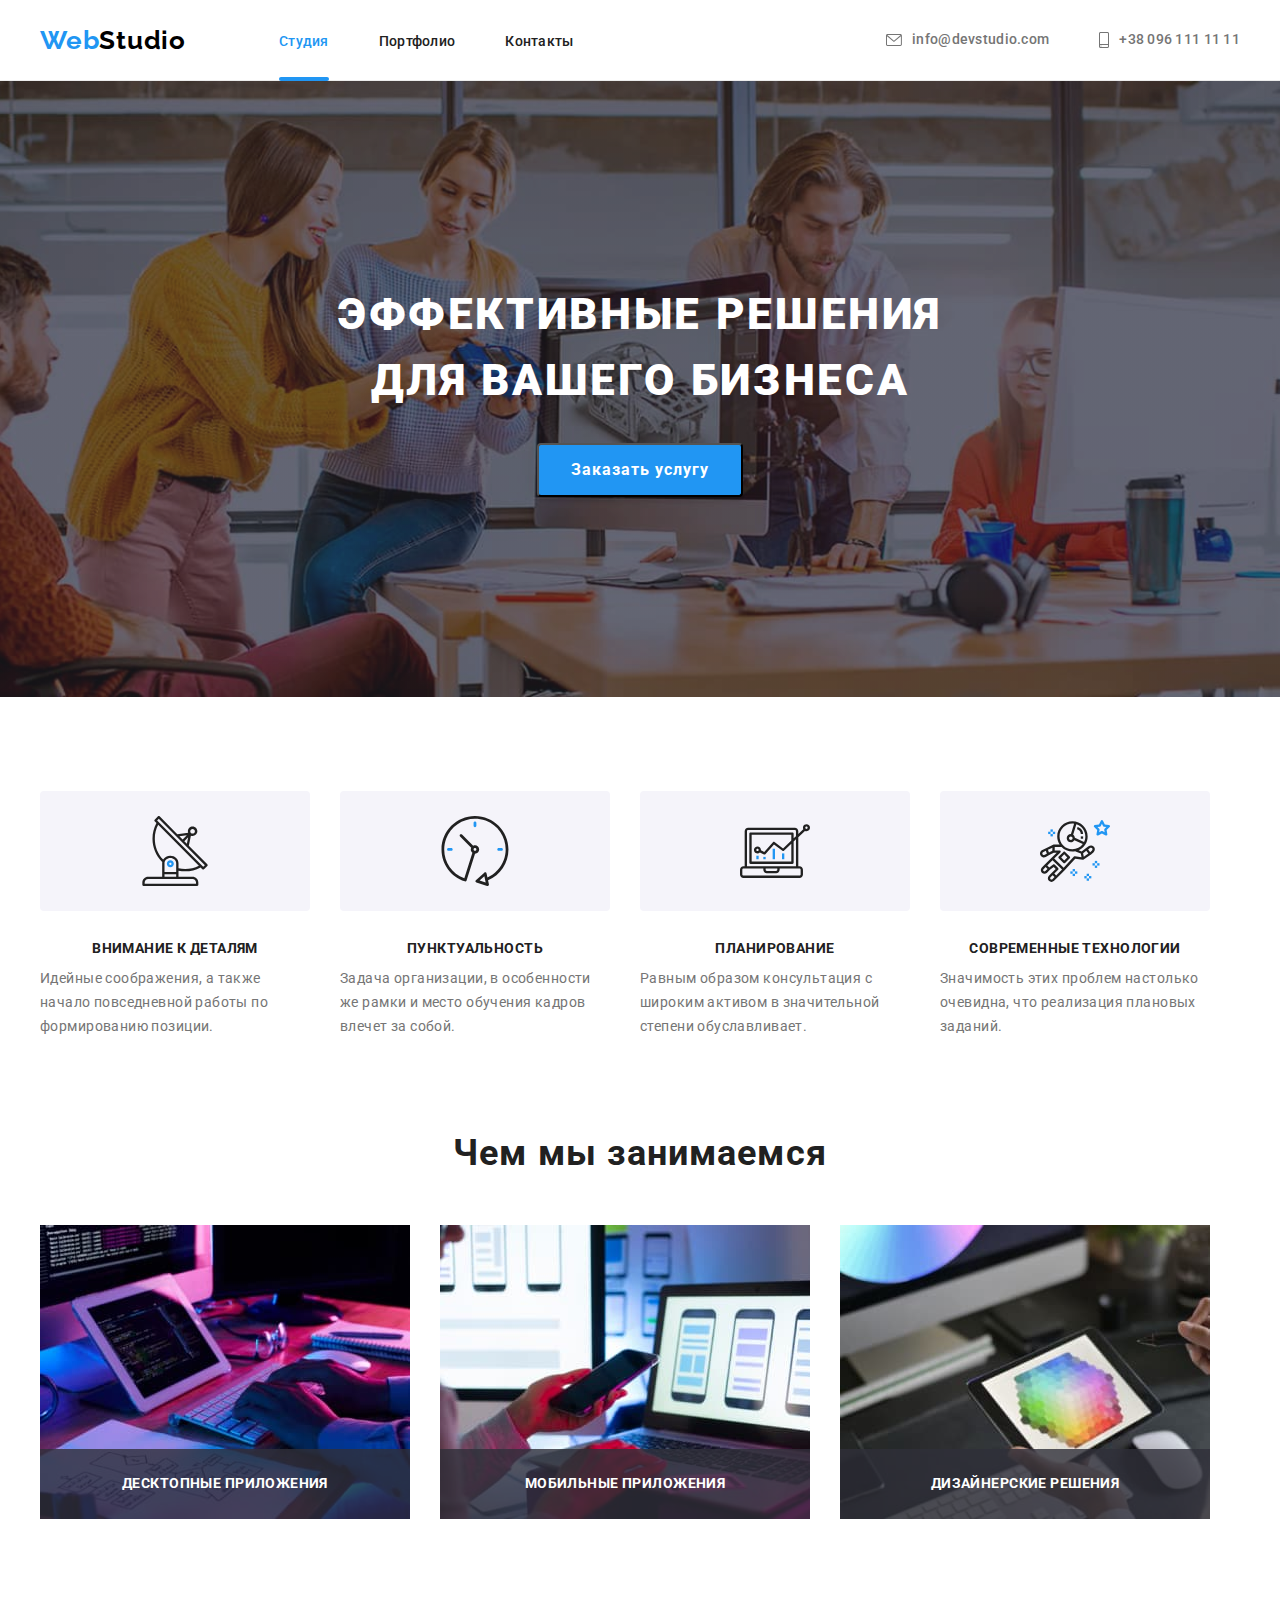
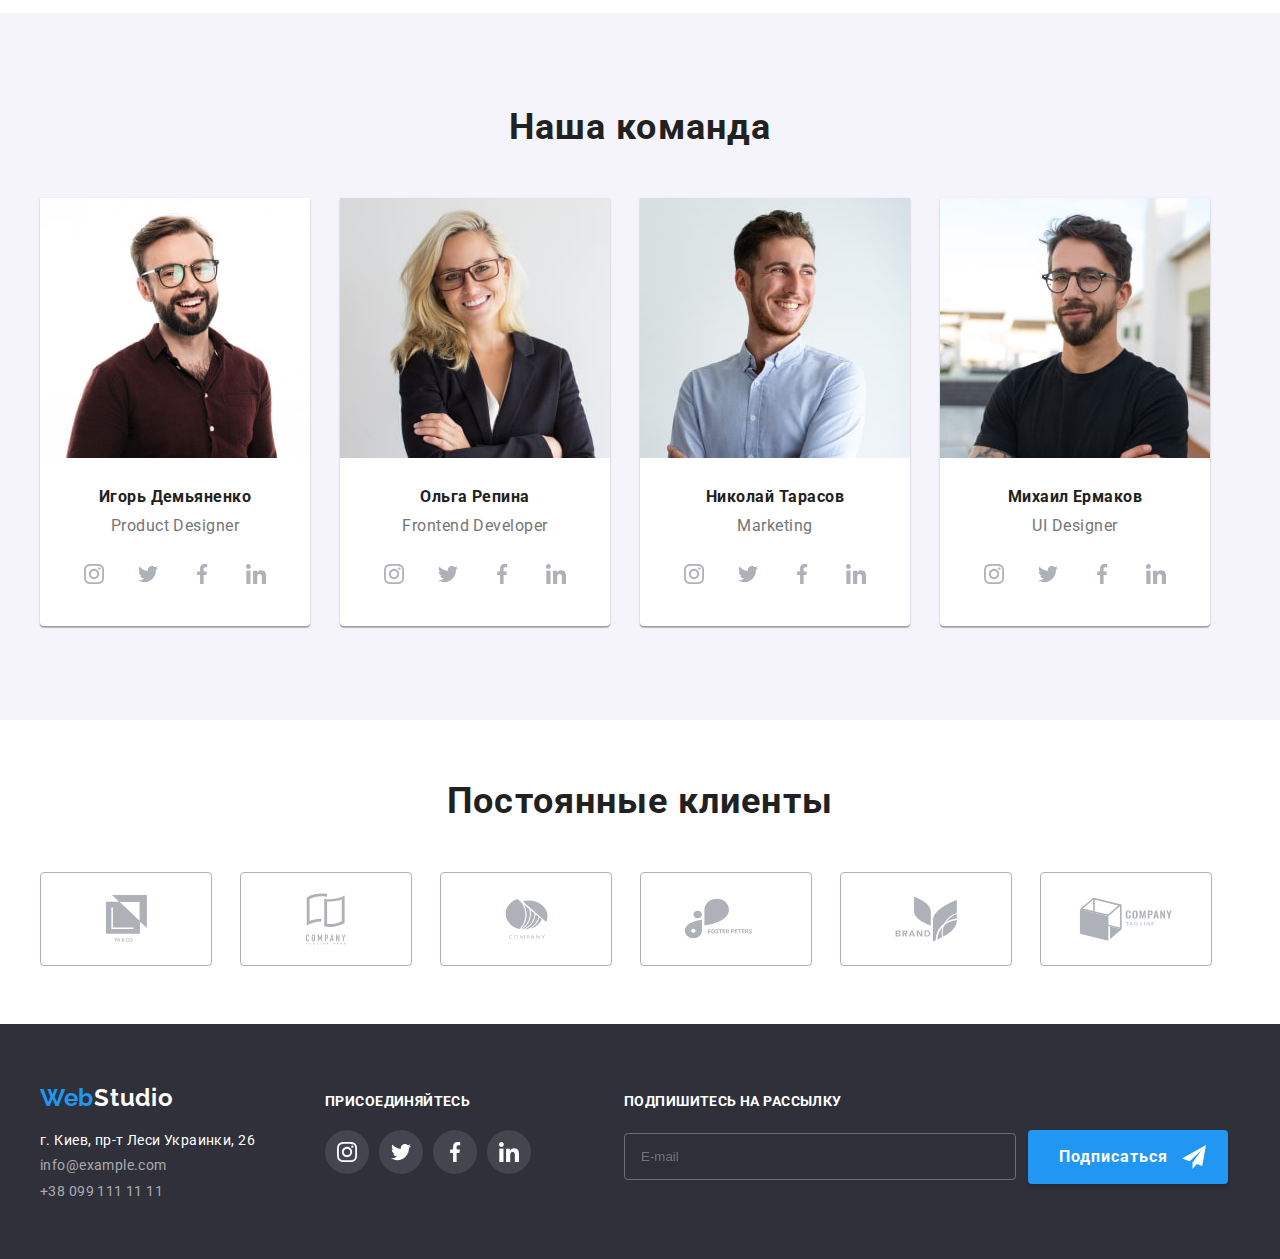
<file: index.html>
<!DOCTYPE html>
<html lang="ru">
<head>
    <meta charset="UTF-8">
    <meta http-equiv="X-UA-Compatible" content="IE=edge">
    <meta name="viewport" content="width=device-width, initial-scale=1.0">
    <title lang="en">WebStudio</title>
    <link rel="preconnect" href="https://fonts.gstatic.com">
    <link href="https://fonts.googleapis.com/css2?family=Raleway:wght@700&family=Roboto:wght@400;500;700;900&display=swap" rel="stylesheet">
    <link rel="stylesheet" href="https://cdnjs.cloudflare.com/ajax/libs/modern-normalize/1.1.0/modern-normalize.min.css" integrity="sha512-wpPYUAdjBVSE4KJnH1VR1HeZfpl1ub8YT/NKx4PuQ5NmX2tKuGu6U/JRp5y+Y8XG2tV+wKQpNHVUX03MfMFn9Q==" crossorigin="anonymous" referrerpolicy="no-referrer" />
    <link rel="stylesheet" href="https://cdnjs.cloudflare.com/ajax/libs/animate.css/4.1.1/animate.min.css"/>
    <link rel="stylesheet" href="./css/main.min.css">
</head>
<body>
    <!-- Шапка страницы -->
    <header class="header">     
       <!--Навигация на другие страницы-->
         <div class="container header-container">
            <nav class=" main-nav">
                <a  href="#WebStudio" class="logo link logo--header "><span class="logo--part">Web</span>Studio</a>
                <ul class="menu list">
                    <li class="menu__item">
                        <a class="menu__link link menu__link--current" href="#студия">Студия</a>
                    </li>
                    <li class="menu__item">
                        <a class="menu__link link" href="./portfolio.html">Портфолио</a>
                    </li>
                    <li class="menu__item">
                        <a class="menu__link link" href="./test-drive.html">Контакты</a>
                    </li>
                </ul>
            </nav>
            <button class="burger" data-menu-open>
                <svg class="burger__icon" width="40"  height="40">
                    <use href="./images/icon/sprite.svg#icon-burger" ></use>
                </svg>
            </button>
            <ul class="communication list">
                <li class="communication__item ">                
                    <a class="communication__link link" href="mailto:info@devstudio.com">
                        <svg class=" communication__icon" width="16"  height="12">
                            <use href="./images/icon/sprite.svg#icon-envelope" ></use>
                        </svg>info@devstudio.com</a></li>
                <li class="communication__item" >
                    <a class="communication__link link" href="tel:+380961111111">
                        <svg class="communication__icon" width="10" height="16"  >
                            <use href="./images/icon/sprite.svg#icon-smartphone" width="10" height="16" ></use>
                        </svg>+38 096 111 11 11</a></li>
             </ul>
        </div>

        <div class="mobile-menu " data-menu>
            <div class="container mobile-menu__container">
                <button class="mobile-menu__close-btn " type="button" data-menu-close>
                    <svg class="mobile-menu__close-icon " width="19" height="19">
                        <use href="./images/icon/sprite.svg#icon-dagger" ></use>
                    </svg>
                </button>
                <ul class="nav-list list">
                    <li class="nav-list__item">
                        <a class="nav-list__link link" href="#студия">Студия</a>
                    </li>
                    <li class="nav-list__item">
                        <a class="nav-list__link link" href="./portfolio.html">Портфолио</a>
                    </li>
                    <li class="nav-list__item">
                        <a class="nav-list__link link" href="#контакты">Контакты</a>
                    </li>
                </ul>
                <div class="mobile-menu__container-end">
                    <ul class="communication__list list">
                        <li class="communication__list--item">
                            <a class="communication__list--link link" href="tel:+380961111111">+38 096 111 11 11</a>
                        </li>
                        <li class="communication__list--item">
                            <a class="communication__list--link communication__list--link-font link" href="mailto:info@devstudio.com">info@devstudio.com</a>
                        </li>
                    </ul>
                    <ul class="social-networks list">
                        <li class="social-networks__item">
                            <a class="social-networks__link link" href="#instagram">Instagram</a>
                        </li>
                        <li class="social-networks__item">
                            <a class="social-networks__link link" href="#twitter">Twitter</a>
                        </li>
                        <li class="social-networks__item">
                            <a class="social-networks__link link" href="#facebook">Facebook</a>
                        </li>
                        <li class="social-networks__item">
                            <a class="social-networks__link link" href="#linkedIn">LinkedIn</a>
                        </li>
                    </ul>
                </div>           
            </div>
        </div>
    </header> 

    <main>
        <section class="hero">   
            <div class="container"> 
                <!-- Решение -->
                <h1 class="hero__text">Эффективные решения для вашего бизнеса</h1>
                <button type="button" class="hero__button" data-modal-open> Заказать услугу </button> 
            </div>               
        </section>

      
        <section class="quality">
                <!-- Положительные качества-->
            <div class="container"> 
                <h2 class="visually-hidden">Наши положительные качества</h2>
                <ul class="quality__list list">
                    <li class="quality__list--item ">
                        <div class="quality__list--container">
                            <svg class="quality__list--icon">
                                <use href="./images/icon/sprite.svg#icon-antenna"></use>
                            </svg>
                        </div>
                        <h3 class="quality__list--title"> Внимание к деталям</h3>
                        <p class="quality__list--description">Идейные соображения, а также начало повседневной работы по формированию позиции.</p>
                    </li>
                    <li class="quality__list--item ">
                        <div class="quality__list--container">
                            <svg class="quality__list--icon">
                                <use href="./images/icon/sprite.svg#icon-clock"></use>
                            </svg>
                        </div>
                        <h3 class="quality__list--title"> Пунктуальность</h3>
                        <p class="quality__list--description">Задача организации, в особенности же рамки и место обучения кадров влечет за собой.</p>
                    </li>
                    <li class="quality__list--item ">
                        <div class="quality__list--container">
                            <svg class="quality__list--icon">
                                <use href="./images/icon/sprite.svg#icon-diagram"></use>
                            </svg>
                        </div>
                        <h3 class="quality__list--title"> Планирование</h3>
                        <p class="quality__list--description">Равным образом консультация с широким активом в значительной степени обуславливает.</p>
                    </li>
                    <li class="quality__list--item">
                        <div class="quality__list--container">
                            <svg class="quality__list--icon">
                                <use href="./images/icon/sprite.svg#icon-astronaut"></use>
                            </svg>
                        </div>
                        <h3 class="quality__list--title"> Современные технологии</h3>
                        <p class="quality__list--description">Значимость этих проблем настолько очевидна, что реализация плановых заданий.</p>
                    </li>
                </ul>
            </div>
        </section>
   
            
        <section class="our-work">
            <!--Чем мы занимаемся--> 
            <div class="container">
                <h2 class="our-work__title">Чем мы занимаемся</h2>    
                <ul class="our-work__list list">
                    <li class="our-work__example">
                        <div class="our-work__card">
                            <img class="our-work__img" src="./images/work/typing_on_laptope.jpg" alt="Пишет код" width="370" height="294"  >
                            <p class="our-work__p">
                                Десктопные приложения
                            </p>
                        </div>
                    </li>
                    <li class="our-work__example">
                        <div class="our-work__card">
                            <img class="our-work__img" src="./images/work/laptop-screen.jpg" alt="Разрабатывает сайт под телефон" width="370" height="294" >
                            <p class="our-work__p">
                                Мобильные приложения
                            </p>
                        </div>
                    </li>
                    <li class="our-work__example">
                        <div class="our-work__card">
                            <img class="our-work__img" src="./images/work/thr-tablet.jpg" alt="Подбирает цветовую гамму" width="370" height="294" >
                            <p class="our-work__p">
                                Дизайнерские решения
                            </p>
                        </div>

                    </li>               
                </ul>
            </div>        
        </section>
  
        <section class="team">
            <!--Наша команда-->                  
            <div class="team__content container">
                <h2 class="team__title">Наша команда</h2> 
                <ul class="team__list list">
                    <li class="team__item">
                        <picture class="team__picture">
                            <source media="(min-width:1200px)" srcset="./images/team/deckstope/team1-deckstope.jpg 1x, ./images/team/deckstope/team1-deckstope@2x.jpg 2x">
                            <source media="(min-width:768px)" srcset="./images/team/tablet/team1-tablet.jpg 1x, ./images/team/tablet/team1-tablet@2x.jpg 2x">
                            <source media="(min-width:320px)" srcset="./images/team/mobile/team1-mobile.jpg 1x, ./images/team/mobile/team1-mobile@2x.jpg 2x">
                            <img class="team__img" src="./images/team/mobile/team1-mobile.jpg" 
                            alt="Мужчина в очках">
                        </picture>
                       <div class="team__box">
                         <h3 class="team__name">Игорь Демьяненко</h3>
                         <p class="team__position" lang="en">Product Designer</p>
                         <ul class="social__list list">
                             <li class="social__list--item">
                                 <a href="" class="social__list--link ">
                                    <svg class="social__list--icon">
                                        <use href="./images/icon/sprite.svg#icon-instagram"></use>
                                    </svg>   
                                 </a>
                                </li>
                             <li class="social__list--item">
                                 <a href=""  class="social__list--link ">
                                    <svg class="social__list--icon">
                                        <use href="./images/icon/sprite.svg#icon-twitter"></use>
                                    </svg>
                                 </a>
                                </li>
                             <li class="social__list--item">
                                 <a href=""  class="social__list--link ">
                                    <svg class="social__list--icon">
                                        <use href="./images/icon/sprite.svg#icon-facebook"></use>
                                    </svg>
                                 </a>
                                </li>
                             <li class="social__list--item">
                                 <a href=""  class="social__list--link ">
                                    <svg class="social__list--icon">
                                        <use href="./images/icon/sprite.svg#icon-linkedin"></use>
                                    </svg>
                                 </a>
                                </li>
                         </ul>
                       </div>                      
                   </li>
                    <li class="team__item">
                        <picture class="team__picture">
                            <source media="(min-width:1200px)" srcset="./images/team/deckstope/team2-deckstope.jpg 1x, ./images/team/deckstope/team2-deckstope@2x.jpg 2x">
                            <source media="(min-width:768px)" srcset="./images/team/tablet/team2-tablet.jpg 1x, ./images/team/tablet/team2-tablet@2x.jpg 2x">
                            <source media="(min-width:320px)" srcset="./images/team/mobile/team2-mobile.jpg 1x, ./images/team/mobile/team2-mobile@2x.jpg 2x">
                            <img class="team__img" src="./images/team/mobile/team2-mobile.jpg" alt="Женщина в очках">
                        </picture>                      
                       <div class="team__box">
                         <h3 class="team__name ">Ольга Репина</h3>
                         <p class="team__position" lang="en">Frontend Developer</p>
                         <ul class="social__list list">
                            <li class="social__list--item">
                                <a  href="" class="social__list--link ">
                                   <svg class="social__list--icon">
                                       <use href="./images/icon/sprite.svg#icon-instagram"></use>
                                   </svg>   
                                </a>
                               </li>
                            <li class="social__list--item">
                                <a  href="" class="social__list--link ">
                                   <svg class="social__list--icon">
                                       <use href="./images/icon/sprite.svg#icon-twitter"></use>
                                   </svg>
                                </a>
                               </li>
                            <li class="social__list--item">
                                <a href=""  class="social__list--link ">
                                   <svg class="social__list--icon">
                                       <use href="./images/icon/sprite.svg#icon-facebook"></use>
                                   </svg>
                                </a>
                               </li>
                            <li class="social__list--tem">
                                <a  href="" class="social__list--link ">
                                   <svg class="social__list--icon">
                                       <use href="./images/icon/sprite.svg#icon-linkedin"></use>
                                   </svg>
                                </a>
                               </li>
                        </ul>
                       </div>
                   </li>
                   <li class="team__item">
                    <picture class="team__picture">
                        <source media="(min-width:1200px)" srcset="./images/team/deckstope/team3-deckstope.jpg 1x, ./images/team/deckstope/team3-deckstope@2x.jpg 2x">
                        <source media="(min-width:768px)" srcset="./images/team/tablet/team3-tablet.jpg 1x, ./images/team/tablet/team3-tablet@2x.jpg 2x">
                        <source media="(min-width:320px)" srcset="./images/team/mobile/team3-mobile.jpg 1x, ./images/team/mobile/team3-mobile@2x.jpg 2x">
                        <img class="team__img" src="./images/team/mobile/team3-mobile.jpg" alt="Мужчина" >
                    </picture>
                       <div class="team__box">
                         <h3 class="team__name">Николай Тарасов</h3>
                         <p class="team__position" lang="en">Marketing</p>
                         <ul class="social__list list">
                            <li class="social__list--item">
                                <a  href="" class="social__list--link ">
                                   <svg class="social__list--icon">
                                       <use href="./images/icon/sprite.svg#icon-instagram"></use>
                                   </svg>   
                                </a>
                               </li>
                            <li class="social__list--item">
                                <a  href="" class="social__list--link ">
                                   <svg class="social__list--icon">
                                       <use href="./images/icon/sprite.svg#icon-twitter"></use>
                                   </svg>
                                </a>
                               </li>
                               <li class="social__list--item">
                                <a  href="" class="social__list--link ">
                                   <svg class="social__list--icon">
                                       <use href="./images/icon/sprite.svg#icon-facebook"></use>
                                   </svg>
                                </a>
                               </li>
                               <li class="social__list--item">
                                <a  href="" class="social__list--link ">
                                   <svg class="social__list--icon">
                                       <use href="./images/icon/sprite.svg#icon-linkedin"></use>
                                   </svg>
                                </a>
                               </li>
                        </ul>
                       </div>
                   </li>
                   <li class="team__item">
                    <picture class="team__picture">
                        <source media="(min-width:1200px)" srcset="./images/team/deckstope/team4-deckstope.jpg 1x, ./images/team/deckstope/team4-deckstope@2x.jpg 2x">
                        <source media="(min-width:768px)" srcset="./images/team/tablet/team4-tablet.jpg 1x, ./images/team/tablet/team4-tablet@2x.jpg 2x">
                        <source media="(min-width:320px)" srcset="./images/team/mobile/team4-mobile.jpg 1x, ./images/team/mobile/team4-mobile@2x.jpg 2x">
                        <img class="team__img" src="./images/team/mobile/team4-mobile.jpg" alt="Мужчина в очках" >
                    </picture>
                       <div class="team__box">
                         <h3 class="team__name">Михаил Ермаков</h3>
                         <p class="team__position" lang="en">UI Designer</p>
                         <ul class="social__list list">
                            <li class="social__list--item">
                                <a  href="" class="social__list--link ">
                                   <svg class="social__list--icon">
                                       <use href="./images/icon/sprite.svg#icon-instagram"></use>
                                   </svg>   
                                </a>
                               </li>
                            <li   class="social__list--item">
                                <a href="" class="social__list--link ">
                                   <svg class="social__list--icon">
                                       <use href="./images/icon/sprite.svg#icon-twitter"></use>
                                   </svg>
                                </a>
                               </li>
                            <li   class="social__list--item">
                                <a href="" class="social__list--link ">
                                   <svg class="social__list--icon">
                                       <use href="./images/icon/sprite.svg#icon-facebook"></use>
                                   </svg>
                                </a>
                               </li>
                            <li  class="social__list--item">
                                <a href="" class="social__list--link ">
                                   <svg class="social__list--icon">
                                       <use href="./images/icon/sprite.svg#icon-linkedin"></use>
                                   </svg>
                                </a>
                               </li>
                        </ul>
                       </div>

                   </li>
               </ul>
            </div>       

        </section>
        
        <section class="customers">
            <!--Постоянные клиенты-->
            <div class="container">
                <h2 class="customers__title">Постоянные клиенты</h2>
                <ul class="customers__list list">
                    <li class="customers__item list">
                        <a  href="" class="customers__link">
                            <svg class="customers__icon" width="41" height="47">
                                <use href="./images/icon/sprite.svg#icon-group-ya_co"></use>
                            </svg>   
                        </a>
                    </li>
                    <li  class="customers__item list">
                        <a  href="" class="customers__link">
                            <svg class="customers__icon" width="40" height="52">
                                <use href="./images/icon/sprite.svg#icon-group_company"></use>
                            </svg>   
                        </a>
                    </li>
                    <li class="customers__item list">
                        <a  href="" class="customers__link" >
                            <svg class="customers__icon" width="43" height="41">
                                <use href="./images/icon/sprite.svg#icon-group-compan"></use>
                            </svg>   
                        </a>
                    </li>
                    <li class="customers__item list">
                        <a  href="" class="customers__link">
                            <svg class="customers__icon" width="85" height="41">
                                <use href="./images/icon/sprite.svg#icon-group_foster"></use>
                            </svg>   
                        </a>
                    </li>
                    <li class="customers__item list" >
                        <a  href="" class="customers__link">
                             <svg class="customers__icon" width="63" height="46">
                                <use href="./images/icon/sprite.svg#icon-group_brand"></use>
                            </svg>   
                        </a>
                    </li>
                    <li class="customers__item list" > 
                        <a  href="" class="customers__link">
                             <svg class="customers__icon" width="94" height="44">
                                 <use href="./images/icon/sprite.svg#icon-group_tag"></use>
                             </svg>   
                         </a>
                    </li>
                </ul>
            </div>

        </section>
       
    </main>

    <footer class="footer">
        <div class="container footer__container"> 

                <div class="footer__address">
                    <h2 class="visually-hidden">Контактная информация</h2>
                    <!--Контактная информация-->       
                    <a  href="#WebStudio" class="logo link logo--retreat"><span class="logo--part">Web</span><span class="logo--footer">Studio</span> </a>
                   <address>
                       <ul class="footer__list list">
                           <li class="footer__item"> <a class="footer__site link" href="https://goo.gl/maps/m8xyBrowQKkQdfv96" target="_blank" rel="noopener noreferrer" >г. Киев, пр-т Леси Украинки, 26</a></li>
                           <li class="footer__item"><a class="footer__communication link" href="mailto:info@example.com">info@example.com</a></li>
                           <li class="footer__item"> <a class="footer__communication link" href="tel:+380991111111">+38 099 111 11 11</a></li>  
                       </ul>               
                   </address>
                </div>
               <div class="join">
                    <h3 class="join__title" >присоединяйтесь</h3>
                    <!--Coц сети--> 
                    <ul class="join__list list">
                    <li class="join__item">
                        <a  href="#" class="join__link ">
                            <svg class="join__icon">
                                <use href="./images/icon/sprite.svg#icon-instagram"></use>
                            </svg>   
                        </a>
                        </li>
                    <li class="join__item">
                        <a  href="#" class="join__link ">
                            <svg class="join__icon">
                                <use href="./images/icon/sprite.svg#icon-twitter"></use>
                            </svg>
                        </a>
                        </li>
                    <li class="join__item">
                        <a  href="#" class="join__link ">
                            <svg class="join__icon">
                                <use href="./images/icon/sprite.svg#icon-facebook"></use>
                            </svg>
                        </a>
                        </li>
                    <li class="join__item">
                        <a  href="#" class="join__link ">
                            <svg class="join__icon">
                                <use href="./images/icon/sprite.svg#icon-linkedin"></use>
                            </svg>
                        </a>
                        </li>
                    </ul>
               </div>
            
           <div class="footer__form">
               <h3 class="footer__form--title">Подпишитесь на рассылку</h3>
               <form action="#" class="footer__form--box">
                   <label class="footer__form--label">
                       <span class="footer__form--label">
                            <input class="footer__form--input" type="email" name="email" placeholder="E-mail" required>
                            <button class="footer__form--subscribe" type="submit">Подписаться
                                <svg class="footer__form--icon" width="24" height="24">
                                    <use href="./images/icon/sprite.svg#icon-send" ></use>
                                </svg>
                            </button>
                       </span>
                   </label>              
               </form>
           </div>
        </div>
    </footer>

    <div class="backdrop is-hidden" data-modal>
        <div class="modal ">
            <button type="button" class="modal-button" data-modal-close>
                <svg class="modal-icon" width="11" height="11">
                    <use href="./images/icon/sprite.svg#icon-dagger" ></use>
                </svg>
            </button>
            <form action="#" class="modal-form">
                <p class="modal-form-heat">Оставьте свои данные, мы вам перезвоним</p>
                <label class="modal-form-field">
                    Имя
                    <span class="modal-form-imput-wrapper">
                        <input type="text" name="user-name" class="modal-form-imput" 
                        minlength="2" pattern="[a-zA-Zа-яёА-ЯЁ]+" 
                        title="Имя должно содержать символы кирилицы или латиницы" required>
                        <svg class="modal-form-icon">
                            <use href="./images/icon/sprite.svg#icon-people"></use>
                        </svg>  
                    </span>
                </label>
                <label class="modal-form-field">
                    Телефон
                    <span class="modal-form-imput-wrapper">
                        <input type="tel" name="tel" class="modal-form-imput" 
                        pattern="[0-9]{3}-[0-9]{3}-[0-9]{2}-[0-9]{2}" title="050-000-00-00" required>
                        <svg class="modal-form-icon">
                            <use href="./images/icon/sprite.svg#icon-tel"></use>
                        </svg>  
                    </span>
                </label>
                <label class="modal-form-field">
                    Почта
                    <span class="modal-form-imput-wrapper">
                        <input type="email" name="email" class="modal-form-imput" required>
                        <svg class="modal-form-icon">
                            <use href="./images/icon/sprite.svg#icon-letter"></use>
                        </svg>  
                    </span>
                </label>
                <label class="modal-form-field">
                    Комментарий
                    <textarea name="user-message" class="modal-form-message" placeholder="Введите текст"></textarea>
                </label>
                <input type="checkbox" class="modal-form-checkbox visually-hidden" id="accept-police" required>
                <label for="accept-police" class="modal-form-checkbox-label"> 
                    Соглашаюсь с рассылкой и принимаю &nbsp; <a class="modal-form-checlbox-link link" href="#">Условия договора</a>
                </label>
                <button type="submit" class="modal-form-button">    
                    Отправить
                </button>
            </form>            
        </div>
    </div>

    <script src="./js/modal.js"></script>
    <script src="./js/menu.js"></script>
</body>
</html>
</file>
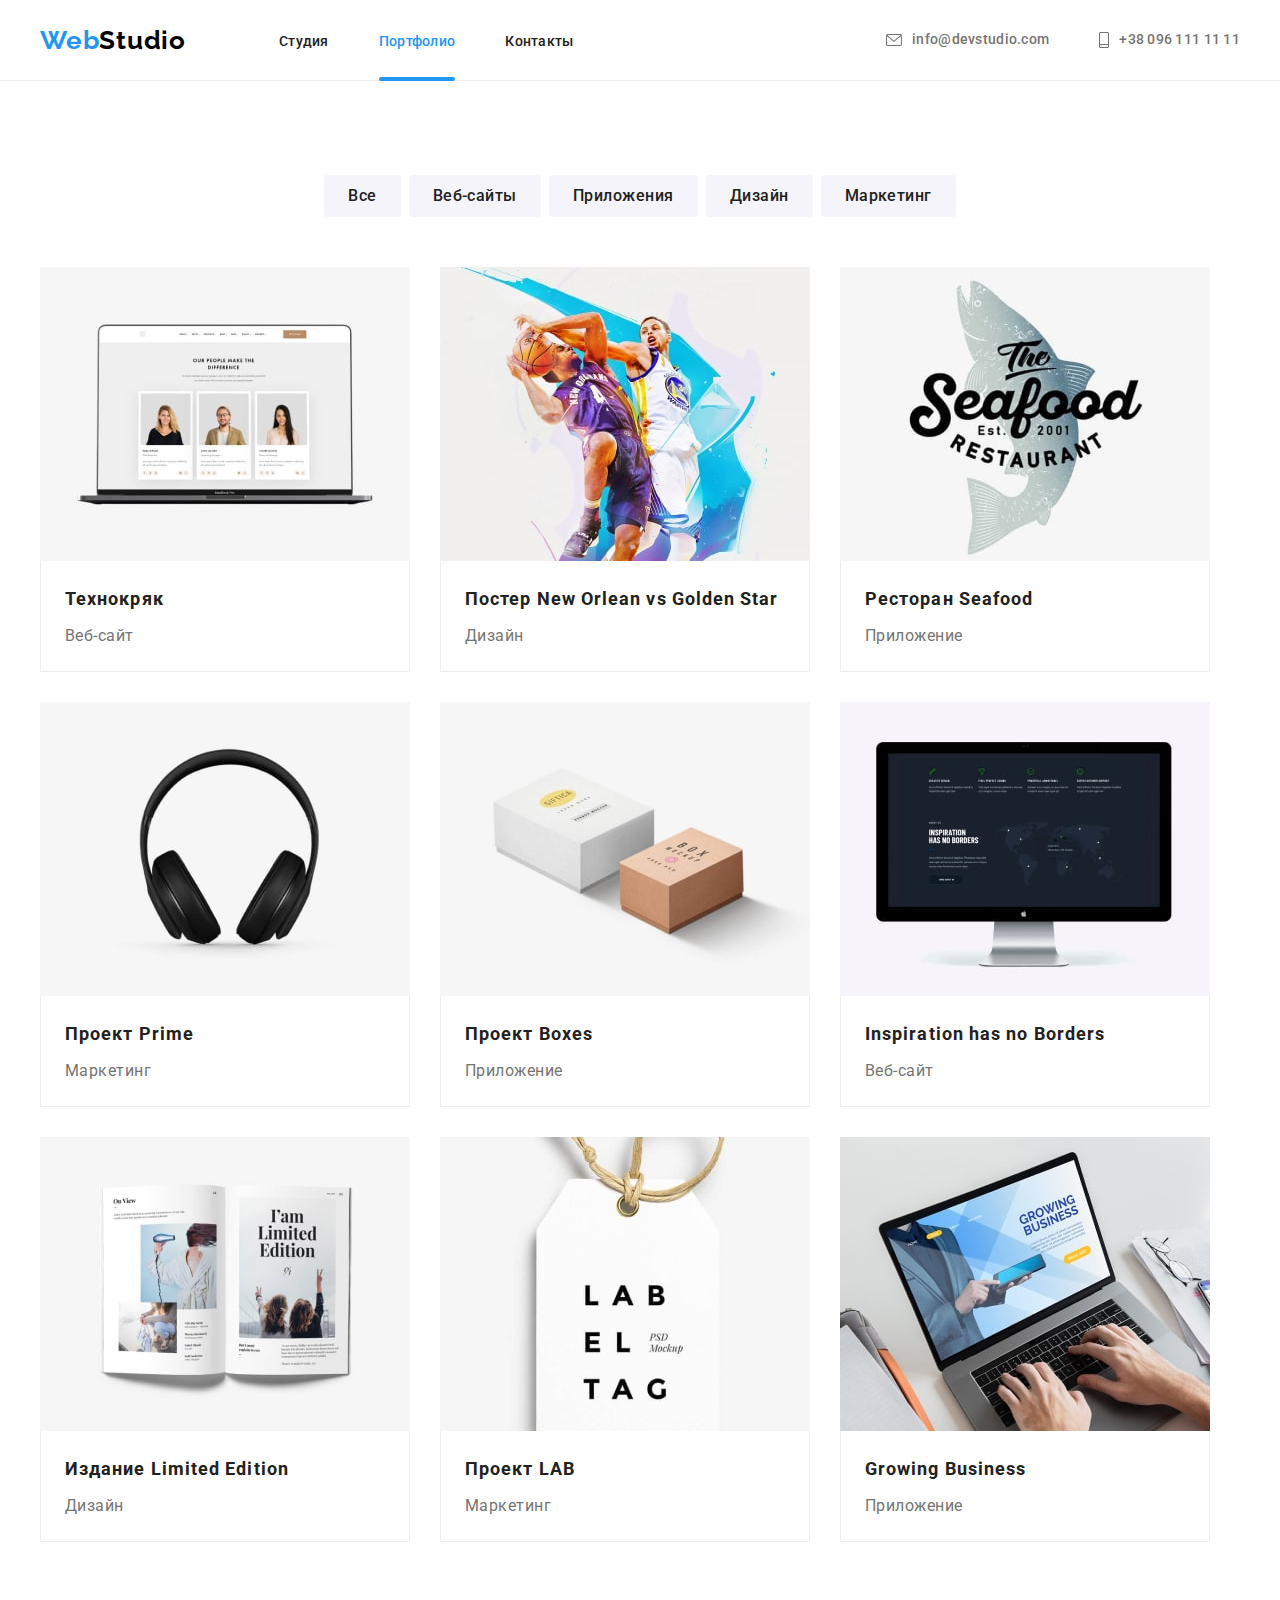
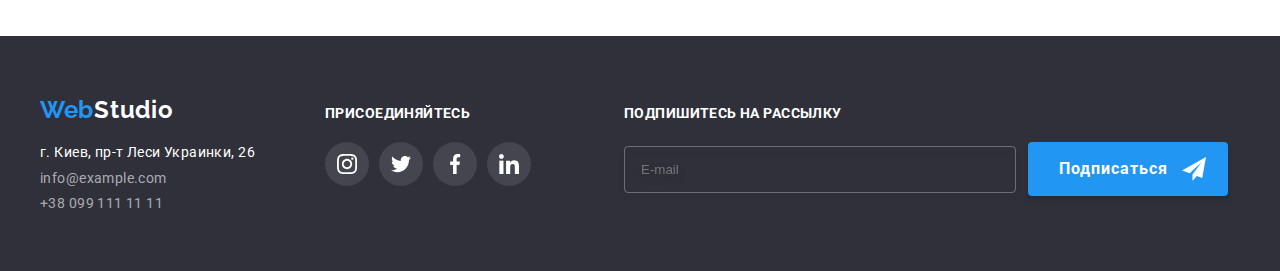
<file: portfolio.html>
<!DOCTYPE html>
<html lang="ru">
<head>
    <meta charset="UTF-8">
    <meta http-equiv="X-UA-Compatible" content="IE=edge">
    <meta name="viewport" content="width, initial-scale=1.0">
    <title lang="en">WebStudio</title>
    <link rel="preconnect" href="https://fonts.gstatic.com">
    <link href="https://fonts.googleapis.com/css2?family=Raleway:wght@700&family=Roboto:wght@400;500;700;900&display=swap" rel="stylesheet">
    <link rel="stylesheet" href="https://cdnjs.cloudflare.com/ajax/libs/modern-normalize/1.1.0/modern-normalize.min.css" integrity="sha512-wpPYUAdjBVSE4KJnH1VR1HeZfpl1ub8YT/NKx4PuQ5NmX2tKuGu6U/JRp5y+Y8XG2tV+wKQpNHVUX03MfMFn9Q==" crossorigin="anonymous" referrerpolicy="no-referrer" />
    <link rel="stylesheet" href="https://cdnjs.cloudflare.com/ajax/libs/animate.css/4.1.1/animate.min.css"/>
    <link rel="stylesheet" href="./css/main.min.css">
</head>
<body>
    <!--Шапка страницы-->
    <header class="header">
        <!--Навигация на другие страницы-->
        <div class="container header-container">
            <nav class="main-nav ">
                <a  href="./index.html" class="logo link logo--header "><span class="logo--part"> Web</span>Studio</a>
                <ul class="menu list">
                    <li class="menu__item">
                        <a class="menu__link link" href="./index.html">Студия</a>
                    </li>
                    <li class="menu__item">
                        <a class="menu__link link menu__link--current" href="#портфолио">Портфолио</a>
                    </li>
                    <li class="menu__item">
                        <a class="menu__link link" href="./test-drive.html">Контакты</a>
                    </li>
                </ul>
            </nav>
            <button class="burger" data-menu-open>
                <svg class="burger__icon" width="40"  height="40">
                    <use href="./images/icon/sprite.svg#icon-burger" ></use>
                </svg>
            </button>
            <ul class="communication list">
                <li class="communication__item ">                
                    <a class="communication__link link" href="mailto:info@devstudio.com">
                        <svg class=" communication__icon" width="16"  height="12">
                            <use href="./images/icon/sprite.svg#icon-envelope" width="16" height="12"></use>
                        </svg>info@devstudio.com</a></li>
                <li class="communication__item" >
                    <a class="communication__link link" href="tel:+380961111111">
                        <svg class="communication__icon" width="10" height="16"  >
                            <use href="./images/icon/sprite.svg#icon-smartphone" width="10" height="16" ></use>
                        </svg>+38 096 111 11 11</a></li>
             </ul>
        </div>
        <div class="mobile-menu " data-menu>
            <div class="container mobile-menu__container">
                <button class="mobile-menu__close-btn " type="button" data-menu-close>
                    <svg class="mobile-menu__close-icon " width="19" height="19">
                        <use href="./images/icon/sprite.svg#icon-dagger" ></use>
                    </svg>
                </button>
                <ul class="nav-list list">
                    <li class="nav-list__item">
                        <a class="nav-list__link link" href="#студия">Студия</a>
                    </li>
                    <li class="nav-list__item">
                        <a class="nav-list__link link" href="./portfolio.html">Портфолио</a>
                    </li>
                    <li class="nav-list__item">
                        <a class="nav-list__link link" href="#контакты">Контакты</a>
                    </li>
                </ul>
                <div class="mobile-menu__container-end">
                    <ul class="communication__list list">
                        <li class="communication__list--item">
                            <a class="communication__list--link link" href="tel:+380961111111">+38 096 111 11 11</a>
                        </li>
                        <li class="communication__list--item">
                            <a class="communication__list--link communication__list--link-font link" href="mailto:info@devstudio.com">info@devstudio.com</a>
                        </li>
                    </ul>
                    <ul class="social-networks list">
                        <li class="social-networks__item">
                            <a class="social-networks__link link" href="#instagram">Instagram</a>
                        </li>
                        <li class="social-networks__item">
                            <a class="social-networks__link link" href="#twitter">Twitter</a>
                        </li>
                        <li class="social-networks__item">
                            <a class="social-networks__link link" href="#facebook">Facebook</a>
                        </li>
                        <li class="social-networks__item">
                            <a class="social-networks__link link" href="#linkedIn">LinkedIn</a>
                        </li>
                    </ul>
                </div>           
            </div>
        </div>
    </header>
    <main>
        <section class="portfolio">
            <div class="container offers">
                <h1 class="visually-hidden">Наши предложения</h1>
                <ul class="offers__list list">
                    <li class="offers__item"><button type="button" class="button"> Все </button> </li>
                    <li class="offers__item"><button type="button" class="button"> Веб-сайты </button></li>
                    <li class="offers__item"><button type="button" class="button"> Приложения </button></li>
                    <li class="offers__item"><button type="button" class="button"> Дизайн </button></li>
                    <li class="offers__item"><button type="button" class="button"> Маркетинг </button></li>
                </ul>
            </div>
             <div class="container"> 
                <h2 class="visually-hidden">Примеры наших предложений</h2>
                <ul class="portfolio-list list">
                    <li class="portfolio-list__item" >
                        <a href="" class="portfolio-list__focus">
                            <div class="portfolio-list__img-card">
                                <picture class="portfolio-list__picture">
                                    <source media="(min-width:1200px)" srcset="./images/portfolio/portfolio-destope/img-destope-1.jpg 1x, ./images/portfolio/portfolio-destope/img-destope-1-@2x.jpg 2x">
                                    <source media="(min-width:768px)" srcset="./images/portfolio/portfolio-tablet/img-tablet-1.jpg 1x, ./images/portfolio/portfolio-tablet/img-tablet-1-@2x.jpg 2x">
                                    <source media="(min-width:320px)" srcset="./images/portfolio/portfolio-mobile/img-mobile.jpg 1x, ./images/portfolio/portfolio-mobile/img-mobile@2x.jpg 2x">
                                    <img class="portfolio-list__img" src="./images/portfolio/technocrack.jpg" alt="Страница веб-сайта">
                                </picture>
                                <p class="portfolio-list__overlay">Технокряк это современная площадка распространения коронавируса. Компании используют эту платформу для цифрового шпионажа и атак на защищённые сервера конкурентов.</p>
                            </div>
                            <div class="portfolio-information">
                                <h3 class="portfolio-information__title">Технокряк</h3>
                                <p class="portfolio-information__text">Веб-сайт</p>
                            </div>
                        </a>
                    </li>
                    <li class="portfolio-list__item" >
                        <a href="" class="portfolio-list__focus">
                            <div class="portfolio-list__img-card">
                                <picture class="portfolio-list__picture">
                                    <source media="(min-width:1200px)" srcset="./images/portfolio/portfolio-destope/img-destope-2.jpg 1x, ./images/portfolio/portfolio-destope/img-destope-2-@2x.jpg 2x">
                                    <source media="(min-width:768px)" srcset="./images/portfolio/portfolio-tablet/img-tablet-2.jpg 1x, ./images/portfolio/portfolio-tablet/img-tablet-2-@2x.jpg 2x">
                                    <source media="(min-width:320px)" srcset="./images/portfolio/portfolio-mobile/img-mobile-2.jpg 1x, ./images/portfolio/portfolio-mobile/img-mobile-2-@2x.jpg 2x">
                                    <img class="portfolio-list__img" src="./images/portfolio/poster.jpg" alt="Два игрока в баскетбол">
                                </picture>                                
                                <p class="portfolio-list__overlay">Технокряк это современная площадка распространения коронавируса. Компании используют эту платформу для цифрового шпионажа и атак на защищённые сервера конкурентов.</p>
                            </div>
                            <div class="portfolio-information">
                                <h3 class="portfolio-information__title">Постер New Orlean vs Golden Star</h3>
                                <p class="portfolio-information__text">Дизайн</p>
                            </div>
                        </a>
                    </li>
                    <li class="portfolio-list__item" >
                        <a href="" class="portfolio-list__focus">
                            <div class="portfolio-list__img-card">
                                <picture class="portfolio-list__picture">
                                    <source media="(min-width:1200px)" srcset="./images/portfolio/portfolio-destope/img-destope-3.jpg 1x, ./images/portfolio/portfolio-destope/img-destope-3-@2x.jpg 2x">
                                    <source media="(min-width:768px)" srcset="./images/portfolio/portfolio-tablet/img-tablet-3.jpg 1x, ./images/portfolio/portfolio-tablet/img-tablet-3-@2x.jpg 2x">
                                    <source media="(min-width:320px)" srcset="./images/portfolio/portfolio-mobile/img-mobile-3.jpg 1x, ./images/portfolio/portfolio-mobile/img-mobile-3-@2x.jpg 2x">
                                    <img class="portfolio-list__img" src="./images/portfolio/restaurant.jpg" alt="Логотип ресторана Seafood">
                                </picture>                                
                                <p class="portfolio-list__overlay">Технокряк это современная площадка распространения коронавируса. Компании используют эту платформу для цифрового шпионажа и атак на защищённые сервера конкурентов.</p>
                            </div>
                            <div class="portfolio-information">
                                <h3 class="portfolio-information__title">Ресторан Seafood</h3>
                                <p class="portfolio-information__text">Приложение</p>
                            </div>
                        </a>
                    </li>
                    <li class="portfolio-list__item" >
                        <a href="" class="portfolio-list__focus">
                            <div class="portfolio-list__img-card">
                                <picture class="portfolio-list__picture">
                                    <source media="(min-width:1200px)" srcset="./images/portfolio/portfolio-destope/img-destope-4.jpg 1x, ./images/portfolio/portfolio-destope/img-destope-4-@2x.jpg 2x">
                                    <source media="(min-width:768px)" srcset="./images/portfolio/portfolio-tablet/img-tablet-4.jpg 1x, ./images/portfolio/portfolio-tablet/img-tablet-4-@2x.jpg 2x">
                                    <source media="(min-width:320px)" srcset="./images/portfolio/portfolio-mobile/img-mobile-4.jpg 1x, ./images/portfolio/portfolio-mobile/img-mobile-4-@2x.jpg 2x">
                                    <img class="portfolio-list__img" src="./images/portfolio/project.jpg" alt="Наушники">
                                </picture>                                
                                <p class="portfolio-list__overlay">Технокряк это современная площадка распространения коронавируса. Компании используют эту платформу для цифрового шпионажа и атак на защищённые сервера конкурентов.</p>
                            </div>
                            <div class="portfolio-information">
                                <h3 class="portfolio-information__title">Проект Prime</h3>
                                <p class="portfolio-information__text">Маркетинг</p>
                            </div>
                        </a>
                    </li>
                    <li class="portfolio-list__item" >
                        <a href="" class="portfolio-list__focus">
                            <div class="portfolio-list__img-card">
                                <picture class="portfolio-list__picture">
                                    <source media="(min-width:1200px)" srcset="./images/portfolio/portfolio-destope/img-destope-5.jpg 1x, ./images/portfolio/portfolio-destope/img-destope-5-@2x.jpg 2x">
                                    <source media="(min-width:768px)" srcset="./images/portfolio/portfolio-tablet/img-tablet-5.jpg 1x, ./images/portfolio/portfolio-tablet/img-tablet-5-@2x.jpg 2x">
                                    <source media="(min-width:320px)" srcset="./images/portfolio/portfolio-mobile/img-mobile-5.jpg 1x, ./images/portfolio/portfolio-mobile/img-mobile-5-@2x.jpg 2x">
                                    <img class="portfolio-list__img" src="./images/portfolio/project-boxes.jpg" alt="Две коробки одна белая вторая светло-коричневая">
                                </picture>                                 
                                <p class="portfolio-list__overlay">Технокряк это современная площадка распространения коронавируса. Компании используют эту платформу для цифрового шпионажа и атак на защищённые сервера конкурентов.</p>
                            </div>
                            <div class="portfolio-information">
                                <h3 class="portfolio-information__title">Проект Boxes</h3>
                                <p class="portfolio-information__text">Приложение</p>
                            </div>
                        </a>
                    </li>
                    <li class="portfolio-list__item" >
                        <a href="" class="portfolio-list__focus">
                            <div class="portfolio-list__img-card">
                                <picture class="portfolio-list__picture">
                                    <source media="(min-width:1200px)" srcset="./images/portfolio/portfolio-destope/img-destope-6.jpg 1x, ./images/portfolio/portfolio-destope/img-destope-6-@2x.jpg 2x">
                                    <source media="(min-width:768px)" srcset="./images/portfolio/portfolio-tablet/img-tablet-6.jpg 1x, ./images/portfolio/portfolio-tablet/img-tablet-6-@2x.jpg 2x">
                                    <source media="(min-width:320px)" srcset="./images/portfolio/portfolio-mobile/img-mobile-6.jpg 1x, ./images/portfolio/portfolio-mobile/img-mobile-6-@2x.jpg 2x">
                                    <img class="portfolio-list__img" src="./images/portfolio/inspiration.jpg" alt="Страница веб-сайта на екране монетора">
                                </picture>                                 
                                <p class="portfolio-list__overlay">Технокряк это современная площадка распространения коронавируса. Компании используют эту платформу для цифрового шпионажа и атак на защищённые сервера конкурентов.</p>
                            </div>
                            <div class="portfolio-information">
                                <h3 class="portfolio-information__title">Inspiration has no Borders</h3>
                                <p class="portfolio-information__text">Веб-сайт</p>
                            </div>
                        </a>
                    </li>
                    <li class="portfolio-list__item" >
                        <a href="" class="portfolio-list__focus">
                            <div class="portfolio-list__img-card">
                                <picture class="portfolio-list__picture">
                                    <source media="(min-width:1200px)" srcset="./images/portfolio/portfolio-destope/img-destope-7.jpg 1x, ./images/portfolio/portfolio-destope/img-destope-7-@2x.jpg 2x">
                                    <source media="(min-width:768px)" srcset="./images/portfolio/portfolio-tablet/img-tablet-7.jpg 1x, ./images/portfolio/portfolio-tablet/img-tablet-7-@2x.jpg 2x">
                                    <source media="(min-width:320px)" srcset="./images/portfolio/portfolio-mobile/img-mobile-7.jpg 1x, ./images/portfolio/portfolio-mobile/img-mobile-7-@2x.jpg 2x">
                                    <img class="portfolio-list__img" src="./images/portfolio/edition.jpg" alt="Раскрытый журнал">
                                </picture>                                 
                                <p class="portfolio-list__overlay">Технокряк это современная площадка распространения коронавируса. Компании используют эту платформу для цифрового шпионажа и атак на защищённые сервера конкурентов.</p>
                            </div>
                            <div class="portfolio-information">
                                <h3 class="portfolio-information__title">Издание Limited Edition</h3>
                                <p class="portfolio-information__text">Дизайн</p>
                            </div>
                        </a>
                    </li>
                    <li class="portfolio-list__item" >
                        <a href="" class="portfolio-list__focus">
                            <div class="portfolio-list__img-card">
                                <picture class="portfolio-list__picture">
                                    <source media="(min-width:1200px)" srcset="./images/portfolio/portfolio-destope/img-destope-8.jpg 1x, ./images/portfolio/portfolio-destope/img-destope-8-@2x.jpg 2x">
                                    <source media="(min-width:768px)" srcset="./images/portfolio/portfolio-tablet/img-tablet-8.jpg 1x, ./images/portfolio/portfolio-tablet/img-tablet-8-@2x.jpg 2x">
                                    <source media="(min-width:320px)" srcset="./images/portfolio/portfolio-mobile/img-mobile-8.jpg 1x, ./images/portfolio/portfolio-mobile/img-mobile-8-@2x.jpg 2x">
                                    <img class="portfolio-list__img" src="./images/portfolio/project-lab.jpg" alt="Ярлык з надписью LAB EL TAG">
                                </picture>                                 
                                <p class="portfolio-list__overlay">Технокряк это современная площадка распространения коронавируса. Компании используют эту платформу для цифрового шпионажа и атак на защищённые сервера конкурентов.</p>
                            </div>
                            <div class="portfolio-information">
                                <h3 class="portfolio-information__title">Проект LAB</h3>
                                <p class="portfolio-information__text">Маркетинг</p>
                            </div>
                        </a>
                    </li>
                    <li class="portfolio-list__item" >
                        <a href="" class="portfolio-list__focus">
                            <div class="portfolio-list__img-card">
                                <picture class="portfolio-list__picture">
                                    <source media="(min-width:1200px)" srcset="./images/portfolio/portfolio-destope/img-destope-9.jpg 1x, ./images/portfolio/portfolio-destope/img-destope-9-@2x.jpg 2x">
                                    <source media="(min-width:768px)" srcset="./images/portfolio/portfolio-tablet/img-tablet-9.jpg 1x, ./images/portfolio/portfolio-tablet/img-tablet-9-@2x.jpg 2x">
                                    <source media="(min-width:320px)" srcset="./images/portfolio/portfolio-mobile/img-mobile-9.jpg 1x, ./images/portfolio/portfolio-mobile/img-mobile-9-@2x.jpg 2x">
                                    <img class="portfolio-list__img" src="./images/portfolio/growing-business.jpg" alt="Открыта веб-страница на екране ноутбука">
                                </picture>                                
                                <p class="portfolio-list__overlay">Технокряк это современная площадка распространения коронавируса. Компании используют эту платформу для цифрового шпионажа и атак на защищённые сервера конкурентов.</p>
                            </div>
                            <div class="portfolio-information">
                                <h3 class="portfolio-information__title">Growing Business</h3>
                                <p class="portfolio-information__text">Приложение</p>
                            </div>
                        </a>
                    </li>
                </ul>
            </div> 

        </section>      
    </main>

    <footer class="footer">
        <div class="container footer__container">
            <div class="footer__address">
                <h2 class="visually-hidden">Контактная информация</h2>
                <!--Контактная информация-->       
                <a  href="#WebStudio" class="logo link logo--retreat"><span class="logo--part">Web</span><span class="logo--footer">Studio</span> </a>
               <address>
                   <ul class="footer__list list">
                       <li class="footer__item"> <a class="footer__site link" href="https://goo.gl/maps/m8xyBrowQKkQdfv96" target="_blank" rel="noopener noreferrer" >г. Киев, пр-т Леси Украинки, 26</a></li>
                       <li class="footer__item"><a class="footer__communication link" href="mailto:info@example.com">info@example.com</a></li>
                       <li class="footer__item"> <a class="footer__communication link" href="tel:+380991111111">+38 099 111 11 11</a></li>  
                   </ul>               
               </address>
            </div>
           <div class="join">
            <h3 class="join__title" >присоединяйтесь</h3>
            <!--Coц сети--> 
            <ul class="join__list list">
             <li class="join__item">
                 <a  href="#" class="join__link ">
                    <svg class="join__icon">
                        <use href="./images/icon/sprite.svg#icon-instagram"></use>
                    </svg>   
                 </a>
                </li>
             <li class="join__item">
                 <a  href="#" class="join__link ">
                    <svg class="join__icon">
                        <use href="./images/icon/sprite.svg#icon-twitter"></use>
                    </svg>
                 </a>
                </li>
             <li class="join__item">
                 <a  href="#" class="join__link ">
                    <svg class="join__icon">
                        <use href="./images/icon/sprite.svg#icon-facebook"></use>
                    </svg>
                 </a>
                </li>
             <li class="join__item">
                 <a  href="#" class="join__link ">
                    <svg class="join__icon">
                        <use href="./images/icon/sprite.svg#icon-linkedin"></use>
                    </svg>
                 </a>
                </li>
         </ul>
           </div>
           <div class="footer__form">
               <h3 class="footer__form--title">Подпишитесь на рассылку</h3>
               <form action="#" class="footer__form--box">
                   <label class="footer__form--label">
                       <span class="footer__form--label">
                            <input class="footer__form--input" type="email" name="email" placeholder="E-mail" required>
                            <button class="footer__form--subscribe" type="submit">Подписаться
                                <svg class="footer__form--icon" width="24" height="24">
                                    <use href="./images/icon/sprite.svg#icon-send" ></use>
                                </svg>
                            </button>
                       </span>
                   </label>              
               </form>
           </div>
        </div>
    </footer>

    <script src="./js/modal.js"></script>
    <script src="./js/menu.js"></script>
</body>
</html>
</file>
<file: css/main.min.css>
:root{--main-font:"Roboto", "Sans","Lato", sans-serif;--secondary-font:"Raleway", "Montserrat", sans-serif;--title-text-colot: #212121;--accent-color: #2196F3;--primary-bg-color:#FFFFFF;--secondary-color:#757575}.visually-hidden{position:absolute;width:1px;height:1px;margin:-1px;border:0;padding:0;white-space:nowrap;-webkit-clip-path:inset(100%);clip-path:inset(100%);clip:rect(0 0 0 0);overflow:hidden}body{font-family:var(--main-font);font-weight:500;margin:0px;color:var(--secondary-color);background:var(--primary-bg-color)}h1,h2,h3,h4,h5,h6,p{margin-top:0;margin-bottom:0}ul,ol{margin-top:0;margin-bottom:0;padding-left:0}img{display:block;max-width:100%;height:auto}.list{list-style:none}.link{text-decoration:none;color:inherit}.container{margin:0 auto;padding-left:15px;padding-right:15px}@media screen and (min-width: 480px){.container{width:480px}}@media screen and (min-width: 768px){.container{width:768px;margin:0 auto}}@media screen and (min-width: 1200px){.container{width:1200px}}.backdrop{position:fixed;top:0;left:0;width:100vw;height:100vh;background-color:rgba(0,0,0,.2);opacity:1;visibility:visible;pointer-events:auto;transition:opacity 500ms linear,visibility 500ms linear}.is-hidden{opacity:0;visibility:hidden;pointer-events:none}.logo{font-family:var(--secondary-font);font-weight:700;font-size:24px;line-height:1.17;letter-spacing:.03em;color:#000}.logo--part{color:var(--accent-color)}.logo--footer{color:var(--primary-bg-color)}.logo--retreat{display:inline-block;margin-bottom:20px}@media screen and (min-width: 768px){.logo--header{margin-right:88px}}@media screen and (min-width: 1200px){.logo--header{font-weight:700;font-size:26px;line-height:1.19;margin-right:93px}}.social__list{display:flex;justify-content:space-between}.social__list--icon{width:20px;height:20px}.social__list--link{display:flex;align-items:center;justify-content:center;width:44px;height:44px;border-radius:50%;background-color:transparent;fill:#afb1b8;transition:fill 250ms cubic-bezier(0.4, 0, 0.2, 1),background-color 250ms cubic-bezier(0.4, 0, 0.2, 1)}.social__list--link:focus,.social__list--link:hover{background-color:var(--accent-color);fill:var(--primary-bg-color)}.button{padding:6px 22px;font-family:var(--main-font);font-weight:500;font-size:16px;line-height:1.63;text-align:center;letter-spacing:.03em;cursor:pointer;color:var(--title-text-colot);background-color:#f5f4fa;border-radius:4px;border-color:transparent;transition:box-shadow 250ms cubic-bezier(0.4, 0, 0.2, 1),background-color 250ms cubic-bezier(0.4, 0, 0.2, 1),color 250ms cubic-bezier(0.4, 0, 0.2, 1)}.button:focus,.button:hover{color:var(--primary-bg-color);background-color:var(--accent-color);box-shadow:0px 3px 1px rgba(0,0,0,.1),0px 1px 2px rgba(0,0,0,.08),0px 2px 2px rgba(0,0,0,.12)}.burger{padding:0;background-color:transparent;border:none;cursor:pointer;width:40px;height:40px;transition:fill 250ms cubic-bezier(0.4, 0, 0.2, 1)}.burger__icon{fill:#000}.burger__icon:hover,.burger__icon:focus{fill:var(--accent-color)}.header{padding-top:16px;padding-bottom:16px}.header-container{display:flex;justify-content:space-between;align-items:center}.mobile-menu{position:fixed;top:0;left:0;background-color:var(--primary-bg-color);width:100vw;height:100vh}.mobile-menu__container{position:relative;height:100vh;display:flex;flex-direction:column;justify-content:space-between;padding:48px 40px}.mobile-menu__close-btn{position:absolute;right:15px;top:10px;width:40px;height:40px;padding:0;background-color:transparent;border:none;cursor:pointer;fill:var(--title-text-colot);transition:fill 250ms cubic-bezier(0.4, 0, 0.2, 1)}.mobile-menu__close-btn:hover,.mobile-menu__close-btn:focus{fill:var(--accent-color)}.mobile-menu{opacity:0;visibility:hidden;pointer-events:none}.mobile-menu.is-open{opacity:1;visibility:visible;pointer-events:auto;z-index:1}.nav-list__item:not(:last-child){margin-bottom:36px}.nav-list__link{font-size:40px;line-height:1.17;letter-spacing:.02em;text-decoration:none;color:var(--title-text-colot);transition:color 250ms cubic-bezier(0.4, 0, 0.2, 1)}.nav-list__link:hover,.nav-list__link:focus{color:var(--accent-color)}.communication__list{margin-bottom:64px}.communication__list--link{font-size:34px;line-height:1.17;letter-spacing:.02em;color:var(--accent-color);transition:color 250ms cubic-bezier(0.4, 0, 0.2, 1)}.communication__list--link-font{color:var(--secondary-color);font-size:24px}.communication__list--link:hover,.communication__list--link:focus{color:var(--accent-color)}.communication__list--item:not(:last-child){margin-bottom:32px}.social-networks{display:flex}.social-networks__link{font-size:18px;line-height:1.22;letter-spacing:.02em;text-decoration:none;color:var(--accent-color)}.social-networks__item:not(:last-child){padding-right:10px;margin-right:10px;border-right:1px solid rgba(33,33,33,.2)}@media screen and (max-width: 767px){.menu,.communication{display:none}}@media screen and (min-width: 768px){.burger,.mobile-menu{display:none}.header-container{display:flex}.header{border-bottom:1px solid #ececec;padding-top:26px;padding-bottom:26px}.main-nav{display:flex;align-items:center}.link.menu__link--current{color:var(--accent-color)}.link.menu__link--current::after{content:"";position:absolute;width:100%;height:4px;bottom:0;right:0;background-color:var(--accent-color);border-radius:2px}.menu{display:flex;align-items:center}.menu__item:not(:last-child){margin-right:50px}.menu__link{position:relative;font-size:14px;line-height:1.14;letter-spacing:.02em;padding:38px 0;color:var(--title-text-colot);transition:color 250ms cubic-bezier(0.4, 0, 0.2, 1);-webkit-animation-duration:500ms;animation-duration:500ms}.menu__link:hover,.menu__link:focus{color:var(--accent-color)}.communication{align-items:center;margin-left:auto;font-size:14px;line-height:1.14;letter-spacing:.02em;fill:var(--secondary-color)}.communication__link{display:flex;align-items:center;transition:fill 250ms cubic-bezier(0.4, 0, 0.2, 1),color 250ms cubic-bezier(0.4, 0, 0.2, 1)}.communication__link:hover,.communication__link:focus{color:var(--accent-color);fill:var(--accent-color)}.communication__icon{margin-right:10px}}@media screen and (max-width: 1199px){.communication__item:not(:last-child){margin-bottom:10px}}@media screen and (min-width: 1200px){.header{padding-top:25px;padding-bottom:24px}.menu__link{padding:32px 0}.communication{display:flex}.communication__item:not(:last-child){margin-right:50px}}.modal{padding:40px;width:450px;height:609px;background-color:var(--primary-bg-color);position:absolute;left:50%;top:50%;transform:translate(-50%, -50%)}.modal-button{position:absolute;width:30px;height:30px;cursor:pointer;top:8px;right:8px;padding:0;border-radius:50%;background-color:var(--primary-bg-color);border:1px solid rgba(0,0,0,.1)}.modal-button:focus .modal-icon{fill:var(--accent-color)}.modal-icon{text-align:center;fill:#000;transition:fill 250ms cubic-bezier(0.4, 0, 0.2, 1)}@media screen and (min-width: 1200px){.modal{width:528px;height:581px}}.modal-form{display:flex;flex-direction:column}.modal-form-heat{margin-bottom:12px;font-family:var(--main-font);font-weight:700;font-size:20px;line-height:1.15;text-align:center;letter-spacing:.03em;color:var(--title-text-colot)}.modal-form-field{margin-bottom:10px;font-family:var(--main-font);font-weight:400;font-size:12px;line-height:1.16;letter-spacing:.01em;color:var(--secondary-color)}.modal-form-imput-wrapper{display:block;position:relative;margin-top:4px}.modal-form-imput{padding:12px 42px;width:100%;height:40px;border:1px solid rgba(33,33,33,.2);border-radius:4px;transition:border-color 250ms cubic-bezier(0.4, 0, 0.2, 1),fill 250ms cubic-bezier(0.4, 0, 0.2, 1)}.modal-form-imput:focus{outline:none;border-color:var(--accent-color)}.modal-form-imput:focus+.modal-form-icon{fill:var(--accent-color)}.modal-form-message{margin-top:4px;padding:12px 16px;resize:none;width:100%;height:120px;border:1px solid rgba(33,33,33,.2);border-radius:4px;transition:border-color 250ms cubic-bezier(0.4, 0, 0.2, 1)}.modal-form-message:focus{outline:none;border-color:var(--accent-color)}.modal-form-icon{position:absolute;bottom:11px;left:12px;width:18px;height:18px}.modal-form-checkbox{transition:outline 250ms cubic-bezier(0.4, 0, 0.2, 1)}.modal-form-checkbox-label{align-items:center;margin-top:10px;margin-bottom:30px;font-family:var(--main-font);font-weight:400;font-size:12px;line-height:1.16;letter-spacing:.03em;color:var(--secondary-color)}.modal-form-checkbox-label::before{display:inline-block;content:"";width:16px;height:15px;border:2px solid #212121;cursor:pointer;margin-right:8px;border-radius:4px}.modal-form-checkbox:checked+.modal-form-checkbox-label::before{background-color:var(--accent-color);background-image:url(../images/icon/iconcheck.svg);background-repeat:no-repeat;background-position:center;background-origin:padding-box;border-color:var(--accent-color)}.modal-form-checkbox:focus+.modal-form-checkbox-label::before{border-color:var(--accent-color)}.modal-form-button{margin-right:auto;margin-left:auto;padding-top:10px;padding-bottom:10px;width:200px;font-family:var(--main-font);font-weight:700;font-size:16px;line-height:1.88;align-items:center;letter-spacing:.06em;cursor:pointer;color:var(--primary-bg-color);background:#2196f3;box-shadow:0px 4px 4px rgba(0,0,0,.15);border-radius:4px;border-color:transparent}.modal-form-checlbox-link{font-family:var(--main-font);font-weight:400;font-size:12px;line-height:1.17;align-items:center;letter-spacing:.03em;-webkit-text-decoration-line:underline;text-decoration-line:underline;color:var(--accent-color)}@media screen and (min-width: 1200px){.modal-form-checkbox-label{display:flex;font-weight:400;font-size:14px;line-height:2}.modal-form-checkbox-label::before{display:block;content:""}}.hero{max-width:480px;padding-top:118px;padding-bottom:60px;background-position:center;background-size:cover;background-color:#2f303a;background-image:linear-gradient(rgba(47, 48, 58, 0.4), rgba(47, 48, 58, 0.4)),url("../../images/hero/hero-mobile@1x.jpg");text-align:center}@media screen and (min-device-pixel-ratio: 2)and (min-width: 320px),screen and (-webkit-min-device-pixel-ratio: 2)and (min-width: 320px),screen and (min-resolution: 192dpi)and (min-width: 320px),screen and (min-resolution: 2dppx)and (min-width: 320px){.hero .hero{background-image:linear-gradient(rgba(47, 48, 58, 0.4), rgba(47, 48, 58, 0.4)),url("../../images/hero/hero-mobile@2x.jpg")}}.hero__text{margin-right:auto;margin-left:auto;text-align:center;text-transform:uppercase;font-weight:900;font-size:26px;line-height:1.61;letter-spacing:.06em;width:360px;color:var(--primary-bg-color)}.hero__button{padding:10px 32px;margin-top:30px;font-family:var(--main-font);font-weight:700;font-size:16px;line-height:1.88;align-items:center;letter-spacing:.06em;cursor:pointer;color:var(--primary-bg-color);background-color:var(--accent-color);box-shadow:0px 4px 4px rgba(0,0,0,.15);border-radius:4px}@media screen and (min-width: 480px){.hero{max-width:768px;margin:0 auto;padding-top:118px;padding-bottom:118px;background-image:linear-gradient(rgba(47, 48, 58, 0.4), rgba(47, 48, 58, 0.4)),url("./../images/hero/hero-tab@1x.jpg")}}@media screen and (min-width: 480px)and (min-device-pixel-ratio: 2)and (min-width: 480px),screen and (min-width: 480px)and (-webkit-min-device-pixel-ratio: 2)and (min-width: 480px),screen and (min-width: 480px)and (min-resolution: 192dpi)and (min-width: 480px),screen and (min-width: 480px)and (min-resolution: 2dppx)and (min-width: 480px){.hero .hero{background-image:linear-gradient(rgba(47, 48, 58, 0.4), rgba(47, 48, 58, 0.4)),url("./../images/hero/hero-tab@2x.jpg")}}@media screen and (min-width: 768px){.hero{max-width:1600px;margin:0 auto;padding-top:200px;padding-bottom:200px;background-image:linear-gradient(rgba(47, 48, 58, 0.4), rgba(47, 48, 58, 0.4)),url("./../images/hero/hero@1x.jpg")}}@media screen and (min-device-pixel-ratio: 2)and (min-width: 768px),screen and (-webkit-min-device-pixel-ratio: 2)and (min-width: 768px),screen and (min-resolution: 192dpi)and (min-width: 768px),screen and (min-resolution: 2dppx)and (min-width: 768px){.hero{background-image:linear-gradient(rgba(47, 48, 58, 0.4), rgba(47, 48, 58, 0.4)),url("./../images/hero/hero@2x.jpg")}}@media screen and (min-width: 480px){.hero__text{font-weight:900;font-size:26px;line-height:1.61;letter-spacing:.06em;width:360px}}@media screen and (min-width: 768px){.hero__text{font-weight:900;font-size:44px;line-height:1.5;letter-spacing:.06em;width:696px}}.our-work{padding-top:94px;padding-bottom:94px}.our-work__title{margin-bottom:50px;font-weight:700;font-size:36px;line-height:1.16;text-align:center;letter-spacing:.03em;color:var(--title-text-colot)}.our-work__list{display:flex;flex-wrap:wrap;margin-top:-30px;margin-left:-30px}.our-work__example{margin-top:30px;margin-left:30px}.our-work__card{position:relative}.our-work__p{position:absolute;padding-top:27px;padding-bottom:27px;width:100%;bottom:0;right:0;font-family:var(--main-font);font-weight:700;font-size:14px;line-height:1.14;text-align:center;letter-spacing:.03em;text-transform:uppercase;color:var(--primary-bg-color);background-color:rgba(47,48,58,.8)}@media screen and (max-width: 1199px){.our-work{display:none}}.quality{padding-top:60px;padding-bottom:60px}.quality__list{font-weight:400;font-size:14px;line-height:1.71;letter-spacing:.03em}.quality__list--item{width:450px}.quality__list--title{margin-bottom:10px;font-weight:700;font-size:14px;line-height:1.17;text-transform:uppercase;text-align:center;color:var(--title-text-colot)}.quality__list--container{display:flex;align-items:center;justify-content:center;height:120px;width:100%;text-align:center;margin-bottom:30px;background:#f5f4fa;border-radius:4px}.quality__list--icon{width:70px;height:70px}@media screen and (max-width: 767px){.quality__list--item:not(:last-child){margin-bottom:30px}}@media screen and (min-width: 768px){.quality__list{display:flex;flex-wrap:wrap;margin-top:-30px;margin-left:-30px}.quality__list--item{margin-top:30px;margin-left:30px;width:354px}.quality__list--title{font-weight:700;font-size:14px;line-height:1.14}}@media screen and (min-width: 1200px){.quality{padding-top:94px;padding-bottom:0}.quality__list--item{width:270px}}.team{background:#f5f4fa;padding-top:60px;padding-bottom:60px}.team__title{margin-bottom:30px;font-weight:700;font-size:28px;line-height:1.17;text-align:center;letter-spacing:.03em;color:var(--title-text-colot)}.team__item{width:450px;background-color:var(--primary-bg-color);box-shadow:0px 1px 3px rgba(0,0,0,.12),0px 1px 1px rgba(0,0,0,.14),0px 2px 1px rgba(0,0,0,.2);border-radius:0px 0px 4px 4px}.team__box{padding:24px 122px}.team__name{margin-bottom:10px;font-size:16px;line-height:1.17;text-align:center;white-space:pre;letter-spacing:.03em;color:var(--title-text-colot)}.team__position{margin-bottom:16px;font-weight:400;font-size:16px;line-height:1.17;text-align:center;letter-spacing:.03em}.team__img{width:450px;height:460px}@media screen and (min-width: 768px){.team__list{display:flex;flex-wrap:wrap;margin-top:-30px;margin-left:-30px}.team__item{margin-top:30px;margin-left:30px;width:354px}.team__box{padding:24px 74px}.team__img{width:354px;height:374px}}@media screen and (max-width: 768px){.team__item:not(:last-child){margin-bottom:30px}}@media screen and (min-width: 1200px){.team{padding-top:94px;padding-bottom:94px}.team__title{margin-bottom:50px;font-weight:700;font-size:36px;line-height:1.16}.team__item{width:270px}.team__box{padding:30px 32px}.team__img{width:270px;height:260px}}.customers{padding-top:60px;padding-bottom:60px}.customers__title{font-weight:700;font-size:28px;line-height:1.17;text-align:center;letter-spacing:.03em;margin-bottom:30px;color:var(--title-text-colot)}.customers__list{display:flex;flex-wrap:wrap;margin-top:-30px;margin-left:-30px}.customers__item{width:210px;height:92px;margin-top:30px;margin-left:30px}.customers__link{display:flex;align-items:center;justify-content:center;width:100%;height:100%;text-align:center;background:transparent;fill:#afb1b8;border:1px solid #afb1b8;border-radius:4px;transition:fill 250ms cubic-bezier(0.4, 0, 0.2, 1),border 250ms cubic-bezier(0.4, 0, 0.2, 1)}.customers__link:hover,.customers__link:focus{fill:var(--accent-color);border:1px solid var(--accent-color)}@media screen and (min-width: 768px){.customers__item{width:226px}}@media screen and (min-width: 1200px){.customers__title{font-weight:700;font-size:36px;line-height:1.17;margin-bottom:50px}.customers__item{width:170px}}.join{margin-bottom:60px}.join__title{margin-bottom:20px;font-weight:700;font-size:14px;line-height:1.14;letter-spacing:.03em;text-transform:uppercase;color:var(--primary-bg-color)}.join__list{display:flex;justify-content:center}.join__item:not(:last-child){margin-right:10px}.join__icon{width:20px;height:20px}.join__link{display:flex;align-items:center;justify-content:center;width:44px;height:44px;border-radius:50%;background-color:rgba(255,255,255,.1);fill:var(--primary-bg-color);transition:background-color 250ms cubic-bezier(0.4, 0, 0.2, 1)}.join__link:focus,.join__link:hover{background-color:var(--accent-color)}@media screen and (min-width: 768px){.join{margin-top:0}}@media screen and (min-width: 1200px){.join{margin-bottom:0;margin-right:93px}}.footer{padding-top:60px;padding-bottom:60px;background:#2f303a}.footer__container{text-align:center}.footer__item{font-style:normal;font-weight:400;font-size:14px;line-height:1.17;letter-spacing:.03em}.footer__item:not(:last-child){margin-bottom:8px}.footer__site{color:var(--primary-bg-color)}.footer__communication{color:rgba(255,255,255,.6);transition:color 250ms cubic-bezier(0.4, 0, 0.2, 1)}.footer__communication:hover,.footer__communication:focus{color:var(--accent-color)}.footer__address{margin-bottom:60px}@media screen and (min-width: 768px)and (max-width: 1199px){.footer__container{display:flex;flex-wrap:wrap;align-items:baseline;justify-content:space-around}.footer__address{margin-bottom:60px}}@media screen and (min-width: 1200px){.footer__container{display:flex;align-items:baseline;text-align:left}.footer__item:not(:last-child){margin-bottom:9px}.footer__address{margin-bottom:0;margin-right:70px}}.footer__form{width:450px}.footer__form--title{margin-bottom:20px;font-family:var(--main-font);font-weight:700;font-size:14px;line-height:1.14;letter-spacing:.03em;text-transform:uppercase;color:var(--primary-bg-color)}.footer__form--input{padding:15px 16px;width:458px;background-color:transparent;border:1px solid rgba(255,255,255,.3);filter:drop-shadow(0px 4px 4px rgba(0, 0, 0, 0.15));border-radius:4px;color:var(--primary-bg-color)}.footer__form--input:focus{outline:none;border-color:var(--primary-bg-color);background-color:transparent;color:var(--primary-bg-color)}.footer__form--subscribe{width:200px;padding-top:10px;padding-bottom:10px;padding-left:29px;margin:auto;font-family:var(--main-font);font-weight:700;font-size:16px;line-height:1.87;color:var(--primary-bg-color);display:flex;align-items:center;text-align:center;letter-spacing:.06em;cursor:pointer;background-color:var(--accent-color);box-shadow:0px 4px 4px rgba(0,0,0,.15);border-radius:4px;border-color:transparent}.footer__form--icon{fill:var(--primary-bg-color);margin:auto}@media screen and (max-width: 1199px){.footer__form--input{margin-bottom:20px}}@media screen and (min-width: 1200px){.footer__form{width:570px}.footer__form--label{display:flex;align-items:center}.footer__form--input{width:358px;margin-right:12px}}.offers__list{display:flex;margin-bottom:40px}.offers :not(:last-child){margin-right:8px}@media screen and (max-width: 767px){.offers__item:nth-child(-n+3){margin-bottom:15px}.offers__list{flex-wrap:wrap}}@media screen and (min-width: 768px){.offers__list{margin-bottom:30px;justify-content:center}}@media screen and (min-width: 1200px){.offers__list{margin-bottom:50px}}.portfolio{padding-top:60px;padding-bottom:40px}.portfolio-list__item{width:450px;text-decoration:none;background-color:var(--primary-bg-color);box-sizing:border-box}.portfolio-list__focus{display:flex;flex-direction:column;text-decoration:none;color:currentColor;transition:box-shadow 250ms cubic-bezier(0.4, 0, 0.2, 1)}.portfolio-list__img-card{position:relative;overflow:hidden}.portfolio-list__overlay{position:absolute;padding:62px 23px;overflow:auto;top:0;left:0;width:100%;height:100%;font-family:var(--main-font);font-weight:400;font-size:18px;line-height:1.55;letter-spacing:.03em;background-color:rgba(33,150,243,.9);color:var(--primary-bg-color);border:1px solid #000;box-shadow:0px 4px 4px rgba(0,0,0,.25);transform:translateY(100%);transition:transform 250ms cubic-bezier(0.4, 0, 0.2, 1)}.portfolio-list__focus:hover .portfolio-list__overlay,.portfolio-list__focus:focus .portfolio-list__overlay{transform:translateY(0%)}.portfolio-information{flex-grow:1;padding:20px 24px;border-right:1px solid #eee;border-bottom:1px solid #eee;border-left:1px solid #eee;text-decoration:none}.portfolio-information__title{margin-bottom:4px;font-family:var(--main-font);font-weight:700;font-size:18px;line-height:2;letter-spacing:.06em;color:var(--title-text-colot)}.portfolio-information__text{font-weight:400;font-size:16px;line-height:1.88;letter-spacing:.03em}.portfolio-list__focus:hover,.portfolio-list__focus:focus{box-shadow:0px 1px 1px rgba(0,0,0,.12),0px 4px 4px rgba(0,0,0,.06),1px 4px 6px rgba(0,0,0,.16)}@media screen and (max-width: 767px){.portfolio-list__item:not(:last-child){margin-bottom:30px}}@media screen and (min-width: 768px){.portfolio{padding-bottom:60px}.portfolio-list{display:flex;flex-wrap:wrap;margin-left:-30px;margin-top:-30px}.portfolio-list__item{display:flex;margin-left:30px;margin-top:30px;width:354px}}@media screen and (min-width: 1200px){.portfolio{padding-top:94px;padding-bottom:94px}.portfolio-list__item{width:370px}}.verh{margin:auto;width:320px;height:74px;border:solid 1px teal}.box{position:relative;padding-left:20px;padding-right:20px}.box .box-list .box-list__decor{position:absolute;width:74px;height:74px;background-color:#fff}.box .box-list .box-list__decor--one{left:-29px;top:303px;box-shadow:20px 20px 80px rgba(0,0,0,.1);border-radius:0px 0px 35px 0px}.box .box-list .box-list__decor--two{left:261px;top:589px;box-shadow:20px 20px 80px rgba(0,0,0,.1);border-radius:72px}.box .box-list .box-list__decor--thee{left:-17px;top:957px;box-shadow:20px 20px 80px rgba(0,0,0,.1);border-radius:25px 0px}.box .box-list .box-list__decor--four{left:-18px;top:1070px;box-shadow:20px 20px 80px rgba(0,0,0,.1);border-radius:0px 0px 0px 35px}.box .box-list .box-list__decor--five{left:320px;top:1033px;box-shadow:20px 20px 80px rgba(0,0,0,.1);border-radius:25px 0px;transition:rotate 250ms cubic-bezier(0.4, 0, 0.2, 1);transform:rotate(90deg)}.box .box-list .box-list__decor--six{left:261px;top:1360px;box-shadow:20px 20px 80px rgba(0,0,0,.1);border-radius:25px 0px}@media screen and (min-width: 768px){.box{position:relative;padding-left:60px;padding-right:60px}.box .box-list__decor--one{left:37px;top:300px;box-shadow:20px 20px 80px rgba(0,0,0,.1);border-radius:0px 0px 35px 0px;transform:rotate(-90deg);transition:rotate 250ms cubic-bezier(0.4, 0, 0.2, 1)}.box .box-list__decor--two{left:789px;top:151px;box-shadow:20px 20px 80px rgba(0,0,0,.1);border-radius:0px 35px 0px 0px;transition:rotate 250ms cubic-bezier(0.4, 0, 0.2, 1);transform:rotate(180deg)}.box .box-list__decor--thee{left:-17px;top:957px;box-shadow:20px 20px 80px #fafafa;border-radius:25px 0px}.box .box-list__decor--four{left:-18px;top:1070px;box-shadow:20px 20px 80px #fafafa;border-radius:0px 0px 0px 35px}.box .box-list__decor--five{left:280px;top:1033px;box-shadow:20px 20px 80px #fafafa;border-radius:25px 0px;transition:rotate 250ms cubic-bezier(0.4, 0, 0.2, 1);transform:rotate(90deg)}.box .box-list__decor--six{left:261px;top:1360px;box-shadow:20px 20px 80px #fafafa;border-radius:25px 0px}}/*# sourceMappingURL=main.min.css.map */
</file>
